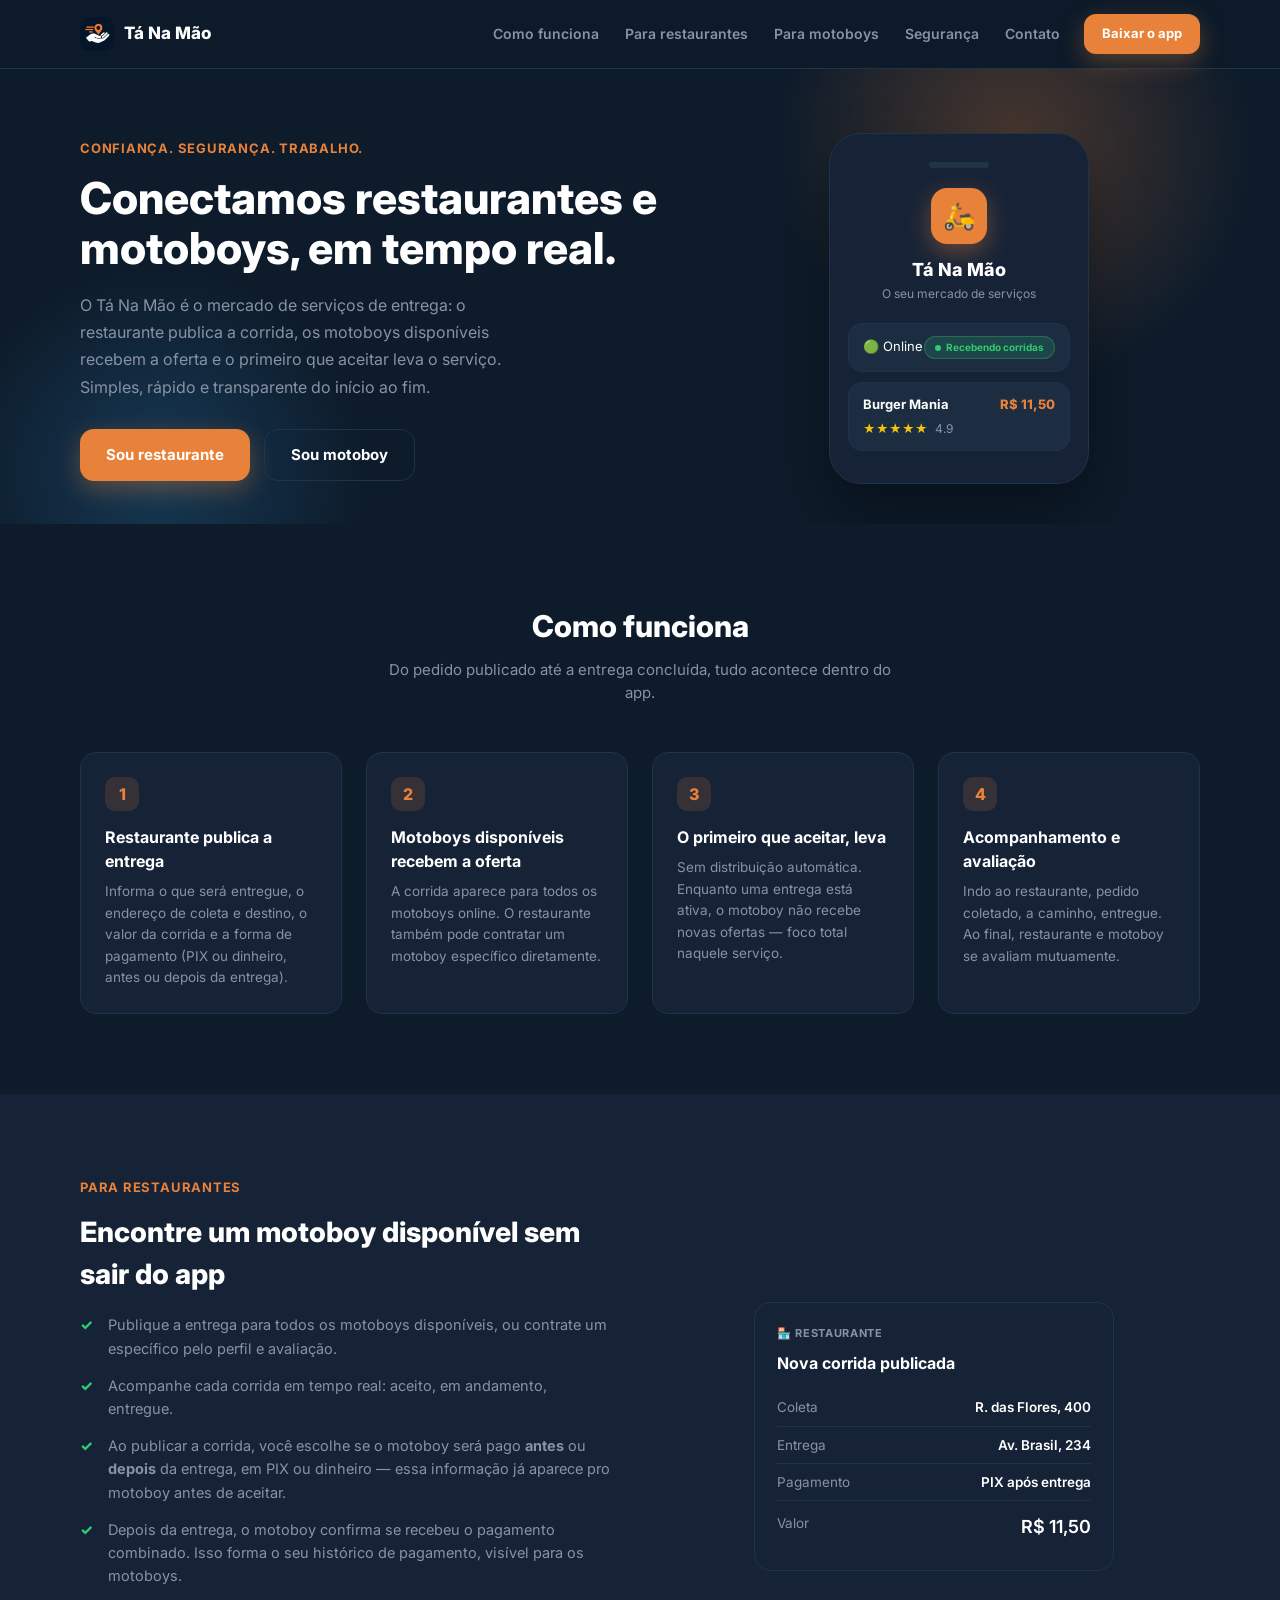
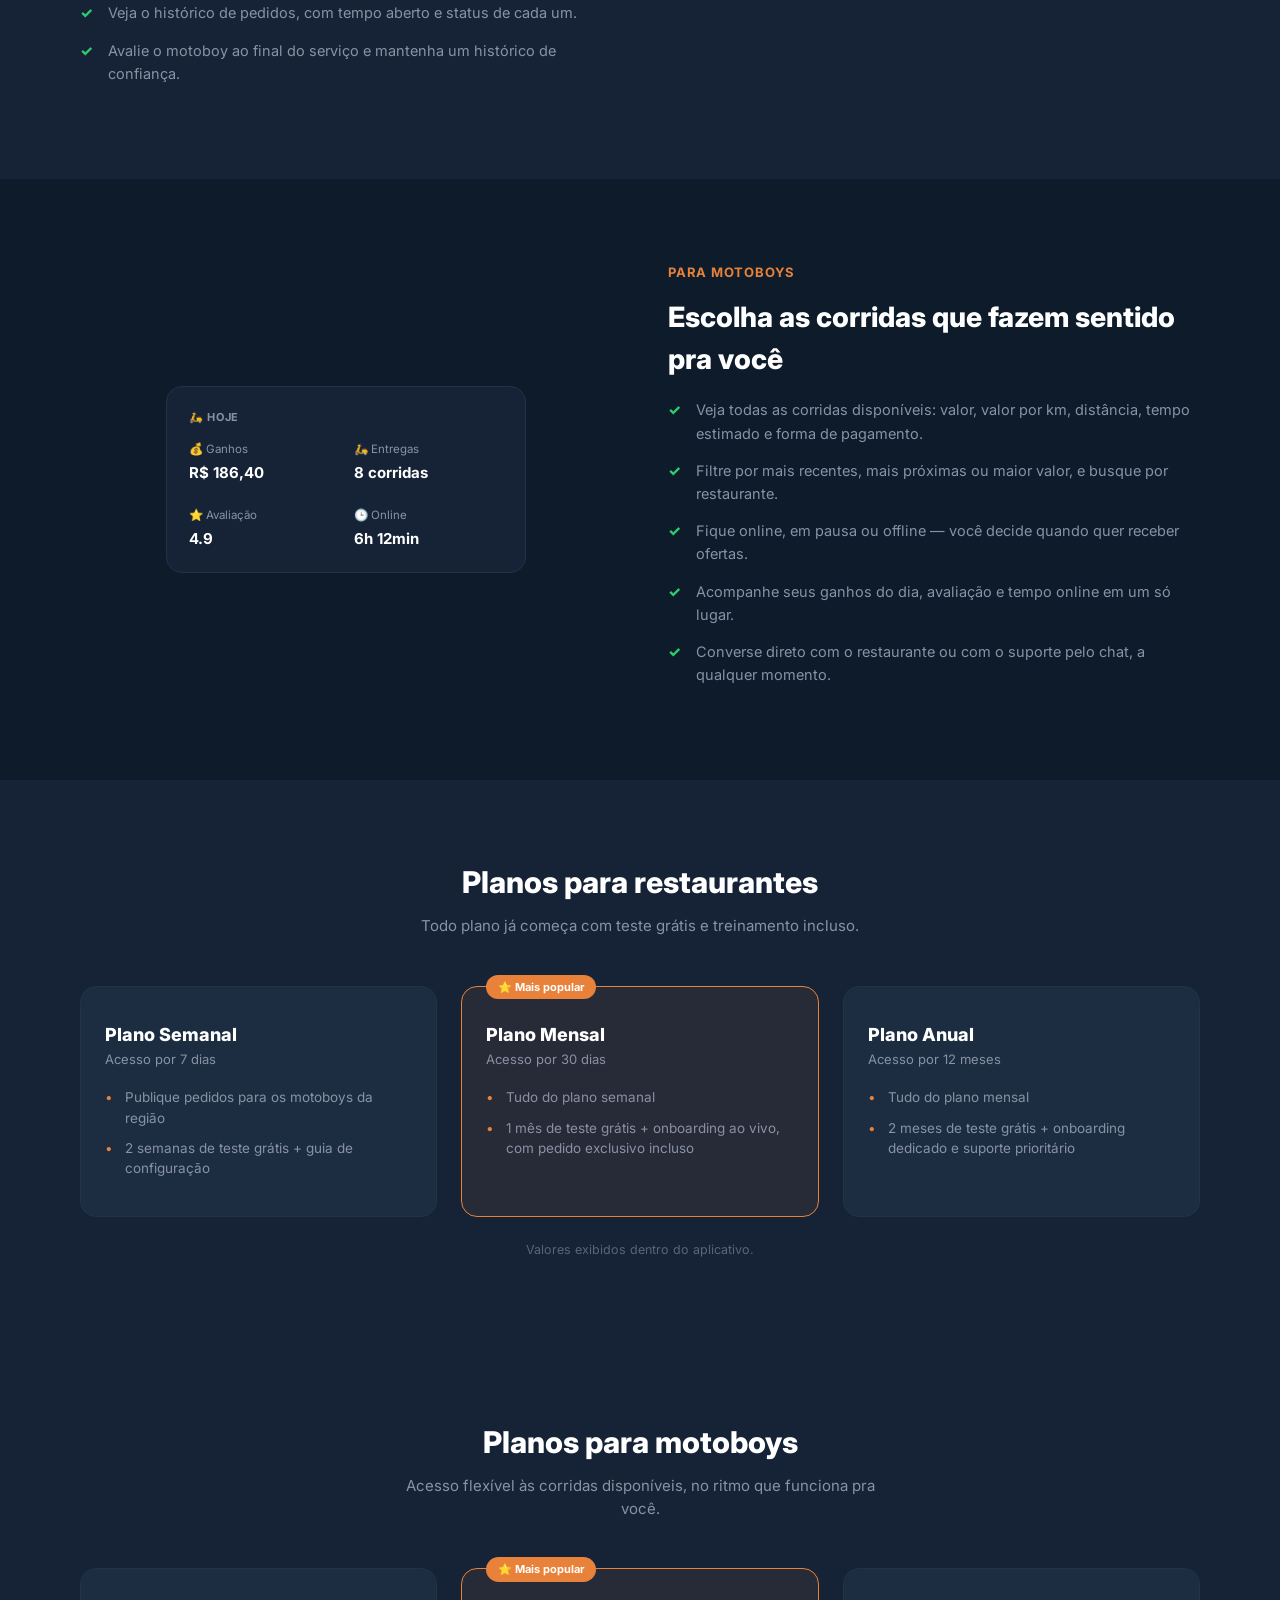
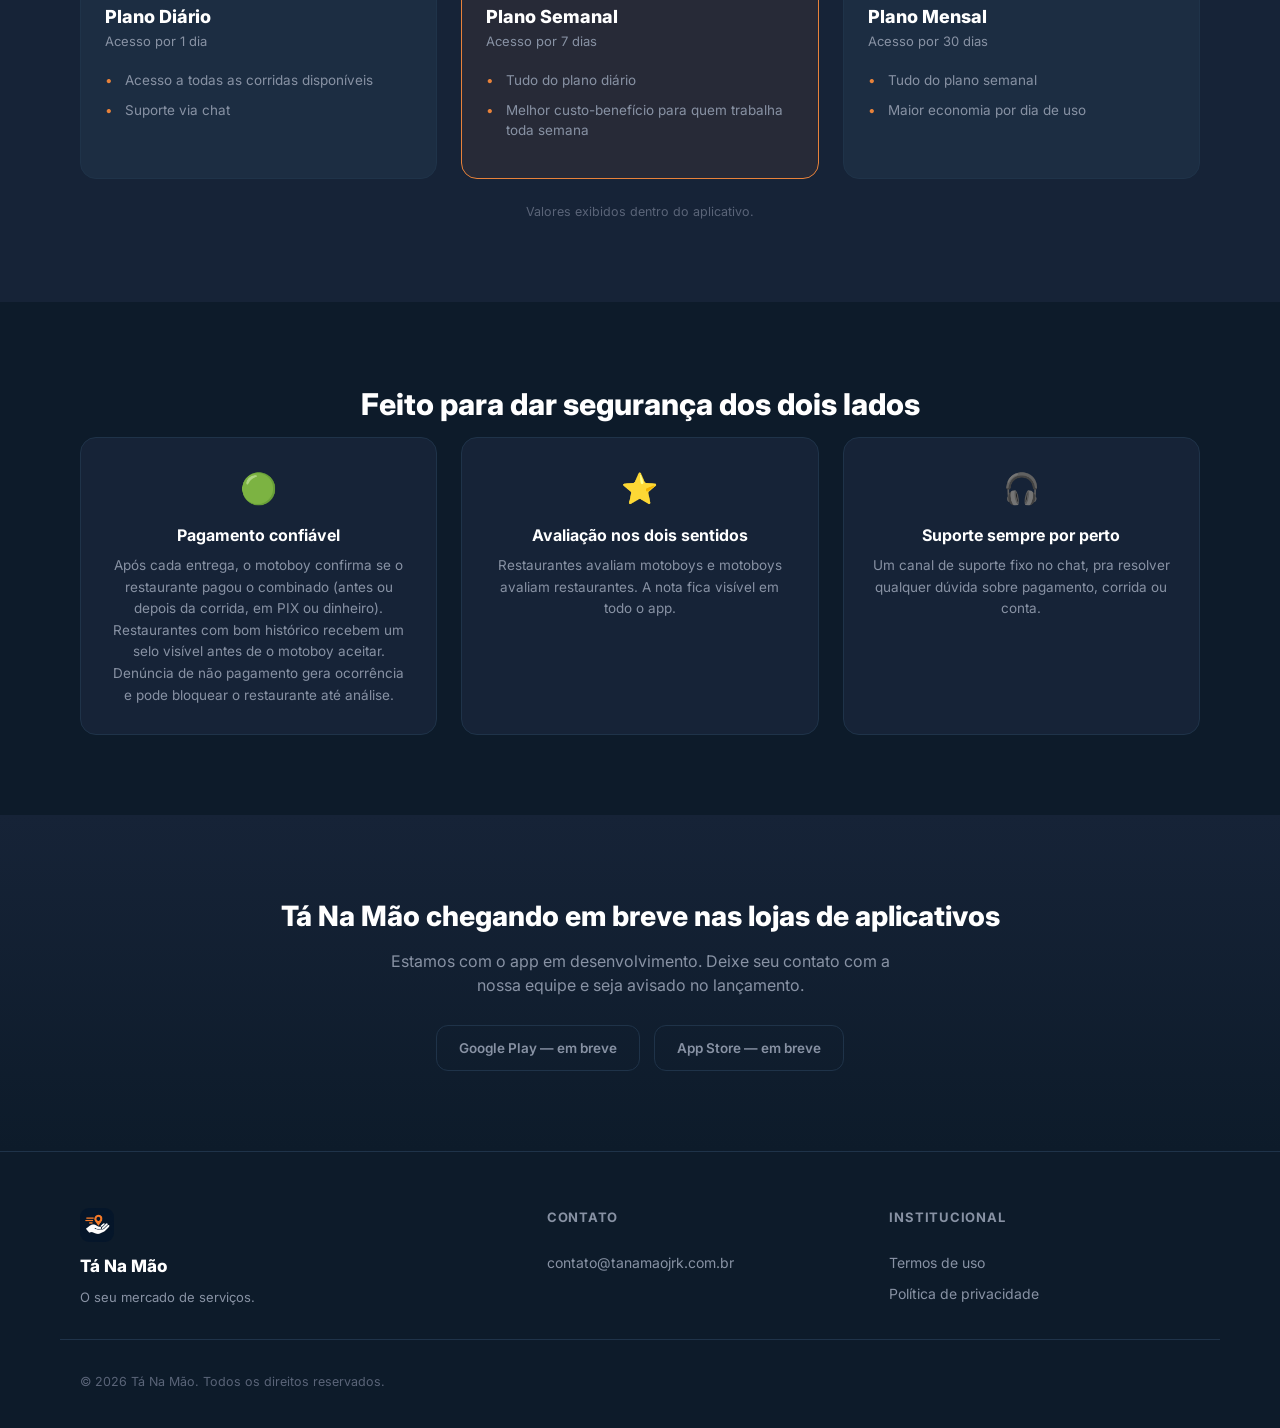
<file: index.html>
<!DOCTYPE html>
<html lang="pt-BR">
<head>
<meta charset="UTF-8">
<meta name="viewport" content="width=device-width, initial-scale=1.0">
<title>Tá Na Mão — O seu mercado de serviços de entrega</title>
<meta name="description" content="Tá Na Mão conecta restaurantes e motoboys em tempo real. Publique entregas, encontre motoboys disponíveis e acompanhe tudo com confiança e segurança.">
<link rel="icon" type="image/png" href="assets/favicon.png">
<link rel="preconnect" href="https://fonts.googleapis.com">
<link rel="preconnect" href="https://fonts.gstatic.com" crossorigin>
<link href="https://fonts.googleapis.com/css2?family=Inter:wght@400;600;700;800&display=swap" rel="stylesheet">
<link rel="stylesheet" href="css/style.css">
</head>
<body>

<header class="header" id="topo">
  <div class="container header__inner">
    <a href="#topo" class="brand">
      <img src="assets/icon.png" alt="Tá Na Mão" class="brand__icon">
      <span class="brand__name">Tá Na Mão</span>
    </a>

    <nav class="nav" id="nav">
      <a href="#como-funciona">Como funciona</a>
      <a href="#restaurantes">Para restaurantes</a>
      <a href="#motoboys">Para motoboys</a>
      <a href="#confianca">Segurança</a>
      <a href="#contato">Contato</a>
    </nav>

    <a href="#baixar" class="btn btn--primary btn--sm">Baixar o app</a>

    <button class="nav-toggle" id="navToggle" aria-label="Abrir menu" aria-expanded="false">
      <span></span><span></span><span></span>
    </button>
  </div>
</header>

<main>

  <!-- HERO -->
  <section class="hero">
    <div class="container hero__inner">
      <div class="hero__text">
        <span class="eyebrow">Confiança. Segurança. Trabalho.</span>
        <h1>Conectamos restaurantes e motoboys, em tempo real.</h1>
        <p class="hero__lead">
          O Tá Na Mão é o mercado de serviços de entrega: o restaurante publica a corrida,
          os motoboys disponíveis recebem a oferta e o primeiro que aceitar leva o serviço.
          Simples, rápido e transparente do início ao fim.
        </p>
        <div class="hero__actions">
          <a href="#restaurantes" class="btn btn--primary">Sou restaurante</a>
          <a href="#motoboys" class="btn btn--outline">Sou motoboy</a>
        </div>
      </div>
      <div class="hero__art" aria-hidden="true">
        <div class="phone-mock">
          <div class="phone-mock__notch"></div>
          <div class="phone-mock__badge">🛵</div>
          <p class="phone-mock__title">Tá Na Mão</p>
          <p class="phone-mock__sub">O seu mercado de serviços</p>
          <div class="phone-mock__card">
            <div class="phone-mock__row">
              <span>🟢 Online</span>
              <span class="pill pill--green">Recebendo corridas</span>
            </div>
          </div>
          <div class="phone-mock__card">
            <div class="phone-mock__row"><strong>Burger Mania</strong><span class="price">R$ 11,50</span></div>
            <div class="phone-mock__stars">★★★★★ <span>4.9</span></div>
          </div>
        </div>
      </div>
    </div>
  </section>

  <!-- COMO FUNCIONA -->
  <section id="como-funciona" class="section">
    <div class="container">
      <h2 class="section__title reveal">Como funciona</h2>
      <p class="section__subtitle reveal">Do pedido publicado até a entrega concluída, tudo acontece dentro do app.</p>

      <div class="steps">
        <div class="step reveal">
          <div class="step__num">1</div>
          <h3>Restaurante publica a entrega</h3>
          <p>Informa o que será entregue, o endereço de coleta e destino, o valor da corrida e a forma de pagamento (PIX ou dinheiro, antes ou depois da entrega).</p>
        </div>
        <div class="step reveal">
          <div class="step__num">2</div>
          <h3>Motoboys disponíveis recebem a oferta</h3>
          <p>A corrida aparece para todos os motoboys online. O restaurante também pode contratar um motoboy específico diretamente.</p>
        </div>
        <div class="step reveal">
          <div class="step__num">3</div>
          <h3>O primeiro que aceitar, leva</h3>
          <p>Sem distribuição automática. Enquanto uma entrega está ativa, o motoboy não recebe novas ofertas — foco total naquele serviço.</p>
        </div>
        <div class="step reveal">
          <div class="step__num">4</div>
          <h3>Acompanhamento e avaliação</h3>
          <p>Indo ao restaurante, pedido coletado, a caminho, entregue. Ao final, restaurante e motoboy se avaliam mutuamente.</p>
        </div>
      </div>
    </div>
  </section>

  <!-- PARA RESTAURANTES -->
  <section id="restaurantes" class="section section--alt">
    <div class="container split">
      <div class="split__text reveal">
        <span class="eyebrow">Para restaurantes</span>
        <h2>Encontre um motoboy disponível sem sair do app</h2>
        <ul class="check-list">
          <li>Publique a entrega para todos os motoboys disponíveis, ou contrate um específico pelo perfil e avaliação.</li>
          <li>Acompanhe cada corrida em tempo real: aceito, em andamento, entregue.</li>
          <li>Ao publicar a corrida, você escolhe se o motoboy será pago <strong>antes</strong> ou <strong>depois</strong> da entrega, em PIX ou dinheiro — essa informação já aparece pro motoboy antes de aceitar.</li>
          <li>Depois da entrega, o motoboy confirma se recebeu o pagamento combinado. Isso forma o seu histórico de pagamento, visível para os motoboys.</li>
          <li>Veja o histórico de pedidos, com tempo aberto e status de cada um.</li>
          <li>Avalie o motoboy ao final do serviço e mantenha um histórico de confiança.</li>
        </ul>
      </div>
      <div class="split__art reveal" aria-hidden="true">
        <div class="feature-card">
          <p class="feature-card__label">🏪 Restaurante</p>
          <p class="feature-card__title">Nova corrida publicada</p>
          <div class="feature-card__row"><span>Coleta</span><span>R. das Flores, 400</span></div>
          <div class="feature-card__row"><span>Entrega</span><span>Av. Brasil, 234</span></div>
          <div class="feature-card__row"><span>Pagamento</span><span>PIX após entrega</span></div>
          <div class="feature-card__row feature-card__row--total"><span>Valor</span><span class="price">R$ 11,50</span></div>
        </div>
      </div>
    </div>
  </section>

  <!-- PARA MOTOBOYS -->
  <section id="motoboys" class="section">
    <div class="container split split--reverse">
      <div class="split__text reveal">
        <span class="eyebrow">Para motoboys</span>
        <h2>Escolha as corridas que fazem sentido pra você</h2>
        <ul class="check-list">
          <li>Veja todas as corridas disponíveis: valor, valor por km, distância, tempo estimado e forma de pagamento.</li>
          <li>Filtre por mais recentes, mais próximas ou maior valor, e busque por restaurante.</li>
          <li>Fique online, em pausa ou offline — você decide quando quer receber ofertas.</li>
          <li>Acompanhe seus ganhos do dia, avaliação e tempo online em um só lugar.</li>
          <li>Converse direto com o restaurante ou com o suporte pelo chat, a qualquer momento.</li>
        </ul>
      </div>
      <div class="split__art reveal" aria-hidden="true">
        <div class="feature-card">
          <p class="feature-card__label">🛵 Hoje</p>
          <div class="feature-card__grid">
            <div><span class="feature-card__muted">💰 Ganhos</span><strong>R$ 186,40</strong></div>
            <div><span class="feature-card__muted">🛵 Entregas</span><strong>8 corridas</strong></div>
            <div><span class="feature-card__muted">⭐ Avaliação</span><strong>4.9</strong></div>
            <div><span class="feature-card__muted">🕒 Online</span><strong>6h 12min</strong></div>
          </div>
        </div>
      </div>
    </div>
  </section>

  <!-- PLANOS RESTAURANTE -->
  <section id="planos-restaurante" class="section section--alt">
    <div class="container">
      <h2 class="section__title reveal">Planos para restaurantes</h2>
      <p class="section__subtitle reveal">Todo plano já começa com teste grátis e treinamento incluso.</p>

      <div class="plans">
        <div class="plan-card reveal">
          <p class="plan-card__name">Plano Semanal</p>
          <p class="plan-card__period">Acesso por 7 dias</p>
          <ul>
            <li>Publique pedidos para os motoboys da região</li>
            <li>2 semanas de teste grátis + guia de configuração</li>
          </ul>
        </div>
        <div class="plan-card plan-card--highlight reveal">
          <span class="plan-card__tag">⭐ Mais popular</span>
          <p class="plan-card__name">Plano Mensal</p>
          <p class="plan-card__period">Acesso por 30 dias</p>
          <ul>
            <li>Tudo do plano semanal</li>
            <li>1 mês de teste grátis + onboarding ao vivo, com pedido exclusivo incluso</li>
          </ul>
        </div>
        <div class="plan-card reveal">
          <p class="plan-card__name">Plano Anual</p>
          <p class="plan-card__period">Acesso por 12 meses</p>
          <ul>
            <li>Tudo do plano mensal</li>
            <li>2 meses de teste grátis + onboarding dedicado e suporte prioritário</li>
          </ul>
        </div>
      </div>
      <p class="plans__note">Valores exibidos dentro do aplicativo.</p>
    </div>
  </section>

  <!-- PLANOS -->
  <section id="planos" class="section section--alt">
    <div class="container">
      <h2 class="section__title reveal">Planos para motoboys</h2>
      <p class="section__subtitle reveal">Acesso flexível às corridas disponíveis, no ritmo que funciona pra você.</p>

      <div class="plans">
        <div class="plan-card reveal">
          <p class="plan-card__name">Plano Diário</p>
          <p class="plan-card__period">Acesso por 1 dia</p>
          <ul>
            <li>Acesso a todas as corridas disponíveis</li>
            <li>Suporte via chat</li>
          </ul>
        </div>
        <div class="plan-card plan-card--highlight reveal">
          <span class="plan-card__tag">⭐ Mais popular</span>
          <p class="plan-card__name">Plano Semanal</p>
          <p class="plan-card__period">Acesso por 7 dias</p>
          <ul>
            <li>Tudo do plano diário</li>
            <li>Melhor custo-benefício para quem trabalha toda semana</li>
          </ul>
        </div>
        <div class="plan-card reveal">
          <p class="plan-card__name">Plano Mensal</p>
          <p class="plan-card__period">Acesso por 30 dias</p>
          <ul>
            <li>Tudo do plano semanal</li>
            <li>Maior economia por dia de uso</li>
          </ul>
        </div>
      </div>
      <p class="plans__note">Valores exibidos dentro do aplicativo.</p>
    </div>
  </section>

  <!-- CONFIANÇA -->
  <section id="confianca" class="section">
    <div class="container">
      <h2 class="section__title reveal">Feito para dar segurança dos dois lados</h2>
      <div class="trust-grid">
        <div class="trust-card reveal">
          <div class="trust-card__icon">🟢</div>
          <h3>Pagamento confiável</h3>
          <p>Após cada entrega, o motoboy confirma se o restaurante pagou o combinado (antes ou depois da corrida, em PIX ou dinheiro). Restaurantes com bom histórico recebem um selo visível antes de o motoboy aceitar. Denúncia de não pagamento gera ocorrência e pode bloquear o restaurante até análise.</p>
        </div>
        <div class="trust-card reveal">
          <div class="trust-card__icon">⭐</div>
          <h3>Avaliação nos dois sentidos</h3>
          <p>Restaurantes avaliam motoboys e motoboys avaliam restaurantes. A nota fica visível em todo o app.</p>
        </div>
        <div class="trust-card reveal">
          <div class="trust-card__icon">🎧</div>
          <h3>Suporte sempre por perto</h3>
          <p>Um canal de suporte fixo no chat, pra resolver qualquer dúvida sobre pagamento, corrida ou conta.</p>
        </div>
      </div>
    </div>
  </section>

  <!-- CTA / BAIXAR -->
  <section id="baixar" class="section section--cta">
    <div class="container cta reveal">
      <h2>Tá Na Mão chegando em breve nas lojas de aplicativos</h2>
      <p>Estamos com o app em desenvolvimento. Deixe seu contato com a nossa equipe e seja avisado no lançamento.</p>
      <div class="store-badges">
        <span class="store-badge">Google Play — em breve</span>
        <span class="store-badge">App Store — em breve</span>
      </div>
    </div>
  </section>

</main>

<footer class="footer" id="contato">
  <div class="container footer__inner">
    <div class="footer__brand">
      <img src="assets/icon.png" alt="Tá Na Mão" class="brand__icon">
      <span class="brand__name">Tá Na Mão</span>
      <p>O seu mercado de serviços.</p>
    </div>

    <div class="footer__col">
      <p class="footer__heading">Contato</p>
      <a href="mailto:contato@tanamaojrk.com.br">contato@tanamaojrk.com.br</a>
    </div>

    <div class="footer__col">
      <p class="footer__heading">Institucional</p>
      <a href="termos.html">Termos de uso</a>
      <a href="privacidade.html">Política de privacidade</a>
    </div>
  </div>
  <div class="container footer__bottom">
    <p>&copy; <span id="ano"></span> Tá Na Mão. Todos os direitos reservados.</p>
  </div>
</footer>

<script src="js/script.js"></script>
</body>
</html>
</file>
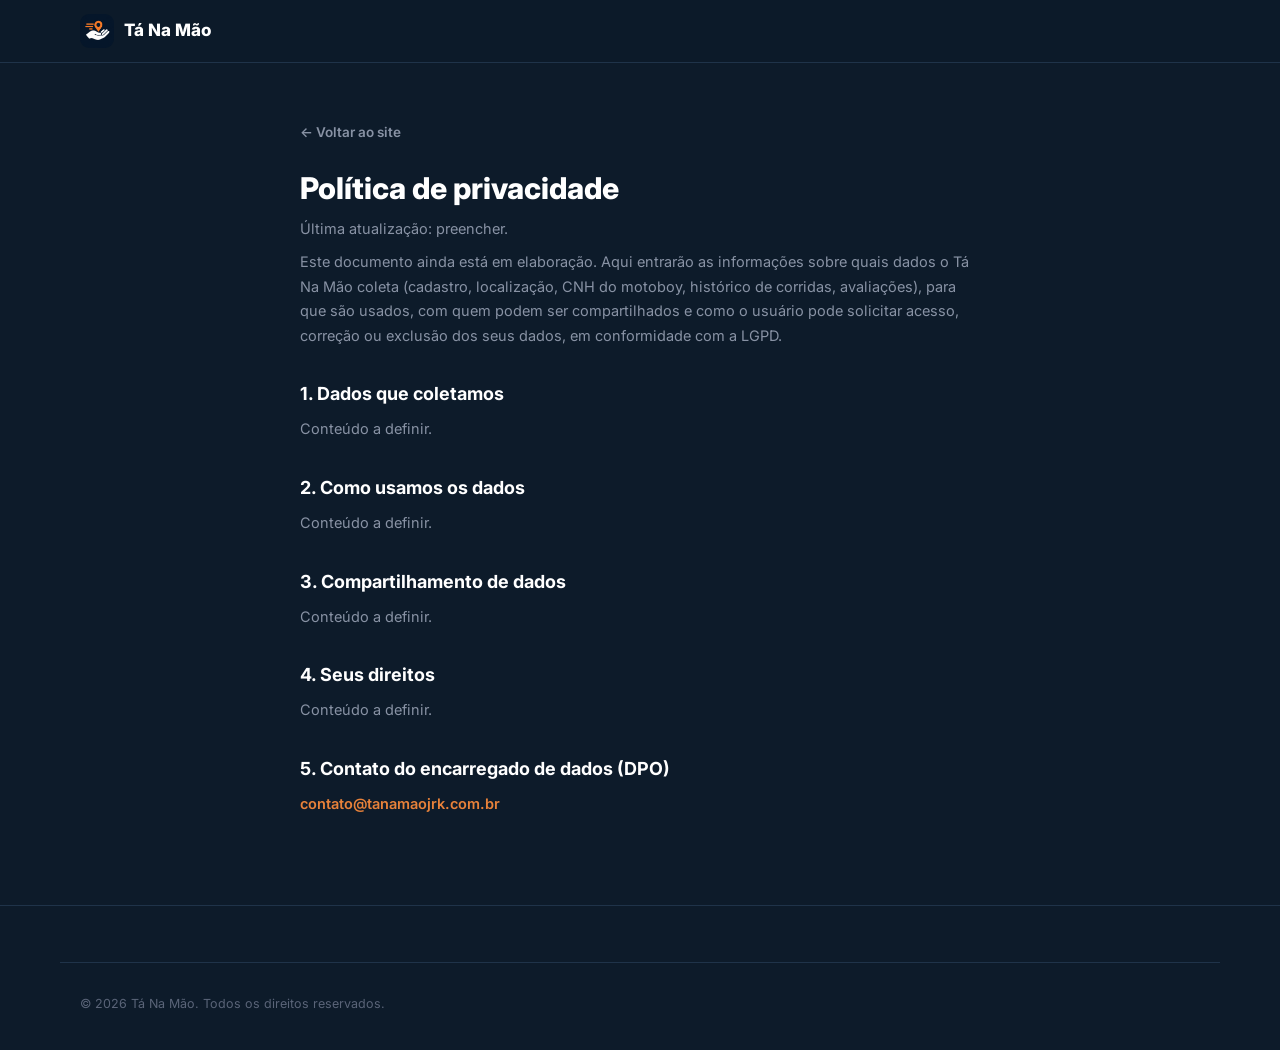
<file: privacidade.html>
<!DOCTYPE html>
<html lang="pt-BR">
<head>
<meta charset="UTF-8">
<meta name="viewport" content="width=device-width, initial-scale=1.0">
<title>Política de privacidade — Tá Na Mão</title>
<link rel="icon" type="image/png" href="assets/favicon.png">
<link rel="preconnect" href="https://fonts.googleapis.com">
<link rel="preconnect" href="https://fonts.gstatic.com" crossorigin>
<link href="https://fonts.googleapis.com/css2?family=Inter:wght@400;600;700;800&display=swap" rel="stylesheet">
<link rel="stylesheet" href="css/style.css">
<link rel="stylesheet" href="css/legal.css">
</head>
<body>

<header class="header">
  <div class="container header__inner">
    <a href="index.html" class="brand">
      <img src="assets/icon.png" alt="Tá Na Mão" class="brand__icon">
      <span class="brand__name">Tá Na Mão</span>
    </a>
  </div>
</header>

<main class="legal">
  <div class="container legal__content">
    <a href="index.html" class="legal__back">← Voltar ao site</a>
    <h1>Política de privacidade</h1>
    <p class="legal__updated">Última atualização: preencher.</p>

    <!-- TODO: substituir por texto jurídico definitivo, alinhado à LGPD, antes de publicar o app nas lojas. -->
    <p>Este documento ainda está em elaboração. Aqui entrarão as informações sobre quais dados o
    Tá Na Mão coleta (cadastro, localização, CNH do motoboy, histórico de corridas, avaliações),
    para que são usados, com quem podem ser compartilhados e como o usuário pode solicitar
    acesso, correção ou exclusão dos seus dados, em conformidade com a LGPD.</p>

    <h2>1. Dados que coletamos</h2>
    <p>Conteúdo a definir.</p>

    <h2>2. Como usamos os dados</h2>
    <p>Conteúdo a definir.</p>

    <h2>3. Compartilhamento de dados</h2>
    <p>Conteúdo a definir.</p>

    <h2>4. Seus direitos</h2>
    <p>Conteúdo a definir.</p>

    <h2>5. Contato do encarregado de dados (DPO)</h2>
    <p><a href="mailto:contato@tanamaojrk.com.br">contato@tanamaojrk.com.br</a></p>
  </div>
</main>

<footer class="footer">
  <div class="container footer__bottom">
    <p>&copy; <span id="ano"></span> Tá Na Mão. Todos os direitos reservados.</p>
  </div>
</footer>

<script src="js/script.js"></script>
</body>
</html>
</file>
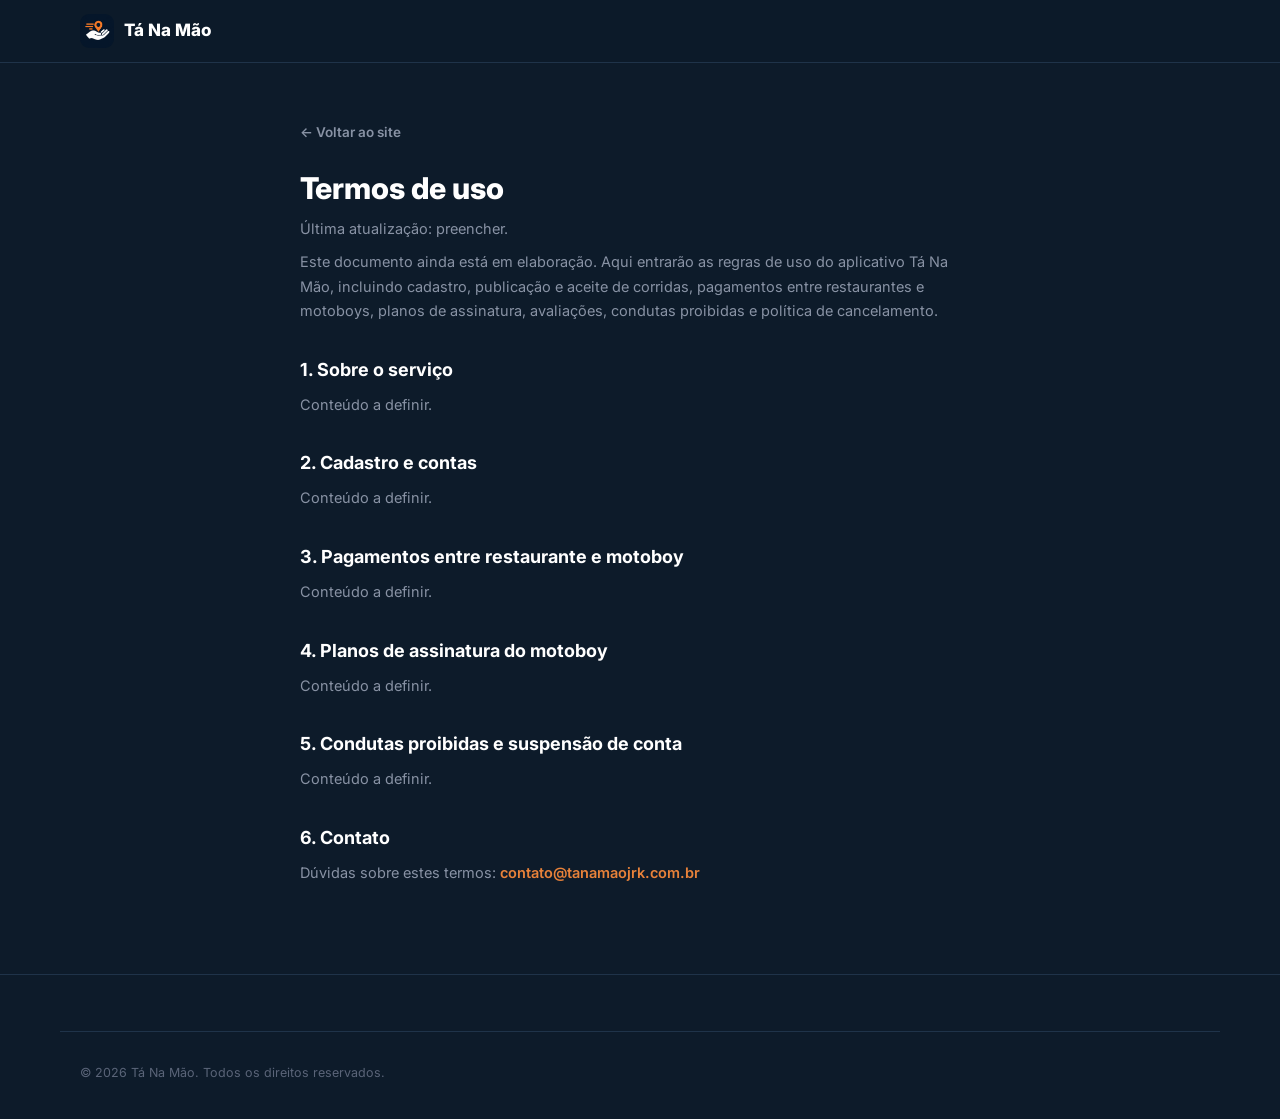
<file: termos.html>
<!DOCTYPE html>
<html lang="pt-BR">
<head>
<meta charset="UTF-8">
<meta name="viewport" content="width=device-width, initial-scale=1.0">
<title>Termos de uso — Tá Na Mão</title>
<link rel="icon" type="image/png" href="assets/favicon.png">
<link rel="preconnect" href="https://fonts.googleapis.com">
<link rel="preconnect" href="https://fonts.gstatic.com" crossorigin>
<link href="https://fonts.googleapis.com/css2?family=Inter:wght@400;600;700;800&display=swap" rel="stylesheet">
<link rel="stylesheet" href="css/style.css">
<link rel="stylesheet" href="css/legal.css">
</head>
<body>

<header class="header">
  <div class="container header__inner">
    <a href="index.html" class="brand">
      <img src="assets/icon.png" alt="Tá Na Mão" class="brand__icon">
      <span class="brand__name">Tá Na Mão</span>
    </a>
  </div>
</header>

<main class="legal">
  <div class="container legal__content">
    <a href="index.html" class="legal__back">← Voltar ao site</a>
    <h1>Termos de uso</h1>
    <p class="legal__updated">Última atualização: preencher.</p>

    <!-- TODO: substituir por texto jurídico definitivo, revisado por um advogado/consultoria jurídica. -->
    <p>Este documento ainda está em elaboração. Aqui entrarão as regras de uso do aplicativo Tá Na Mão,
    incluindo cadastro, publicação e aceite de corridas, pagamentos entre restaurantes e motoboys,
    planos de assinatura, avaliações, condutas proibidas e política de cancelamento.</p>

    <h2>1. Sobre o serviço</h2>
    <p>Conteúdo a definir.</p>

    <h2>2. Cadastro e contas</h2>
    <p>Conteúdo a definir.</p>

    <h2>3. Pagamentos entre restaurante e motoboy</h2>
    <p>Conteúdo a definir.</p>

    <h2>4. Planos de assinatura do motoboy</h2>
    <p>Conteúdo a definir.</p>

    <h2>5. Condutas proibidas e suspensão de conta</h2>
    <p>Conteúdo a definir.</p>

    <h2>6. Contato</h2>
    <p>Dúvidas sobre estes termos: <a href="mailto:contato@tanamaojrk.com.br">contato@tanamaojrk.com.br</a></p>
  </div>
</main>

<footer class="footer">
  <div class="container footer__bottom">
    <p>&copy; <span id="ano"></span> Tá Na Mão. Todos os direitos reservados.</p>
  </div>
</footer>

<script src="js/script.js"></script>
</body>
</html>
</file>
<file: css/style.css>
/* =========================================================
   Tá Na Mão — paleta oficial (idêntica ao app, não alterar)
   ========================================================= */
:root {
  --bg: #0D1B2A;
  --card: #162337;
  --card2: #1C2D42;
  --orange: #E8823A;
  --white: #FFFFFF;
  --gray: #8892A4;
  --gray-lt: #5A6478;
  --green: #2ECC71;
  --red: #E74C3C;
  --yellow: #F1C40F;
  --blue: #3498DB;
  --border: #1F3349;

  --radius: 16px;
  --radius-sm: 10px;
  --container: 1160px;
}

* { box-sizing: border-box; }

html { scroll-behavior: smooth; }

body {
  margin: 0;
  background: var(--bg);
  color: var(--white);
  font-family: "Inter", system-ui, -apple-system, Segoe UI, Roboto, sans-serif;
  line-height: 1.5;
  -webkit-font-smoothing: antialiased;
  overflow-x: hidden;
}

a { color: inherit; text-decoration: none; }

ul { margin: 0; padding: 0; list-style: none; }

img { max-width: 100%; display: block; }

.container {
  max-width: var(--container);
  margin: 0 auto;
  padding: 0 20px;
}

/* ---------- Buttons ---------- */
.btn {
  display: inline-flex;
  align-items: center;
  justify-content: center;
  padding: 14px 26px;
  border-radius: 14px;
  font-weight: 700;
  font-size: 15px;
  border: none;
  cursor: pointer;
  white-space: nowrap;
}
.btn--sm { padding: 10px 18px; font-size: 13px; border-radius: 12px; }
.btn--primary {
  background: var(--orange);
  color: var(--white);
  box-shadow: 0 8px 24px rgba(232, 130, 58, 0.35);
}
.btn--outline {
  background: transparent;
  color: var(--white);
  border: 1.5px solid var(--border);
}

/* ---------- Header ---------- */
.header {
  position: sticky;
  top: 0;
  z-index: 100;
  background: rgba(13, 27, 42, 0.9);
  backdrop-filter: blur(8px);
  border-bottom: 1px solid var(--border);
}
.header__inner {
  display: flex;
  align-items: center;
  gap: 24px;
  padding: 14px 20px;
}
.brand { display: flex; align-items: center; gap: 10px; margin-right: auto; }
.brand__icon { width: 34px; height: 34px; border-radius: 9px; }
.brand__name { font-weight: 800; font-size: 17px; }

.nav { display: flex; align-items: center; gap: 26px; }
.nav a { color: var(--gray); font-size: 14px; font-weight: 600; }
.nav a:hover { color: var(--white); }

.nav-toggle {
  display: none;
  flex-direction: column;
  gap: 5px;
  background: none;
  border: none;
  cursor: pointer;
  padding: 6px;
}
.nav-toggle span { width: 22px; height: 2px; background: var(--white); }

/* ---------- Hero ---------- */
.hero { padding: 64px 0 40px; }
.hero__inner {
  display: grid;
  grid-template-columns: 1.1fr 0.9fr;
  gap: 48px;
  align-items: center;
}
.eyebrow {
  display: inline-block;
  color: var(--orange);
  font-weight: 700;
  font-size: 13px;
  letter-spacing: 0.06em;
  text-transform: uppercase;
  margin-bottom: 14px;
}
.hero h1 {
  font-size: 44px;
  line-height: 1.15;
  font-weight: 800;
  margin: 0 0 18px;
}
.hero__lead {
  color: var(--gray);
  font-size: 16px;
  line-height: 1.7;
  margin: 0 0 28px;
  max-width: 46ch;
}
.hero__actions { display: flex; gap: 14px; flex-wrap: wrap; }

/* Phone mock illustration */
.hero__art { display: flex; justify-content: center; }
.phone-mock {
  width: 260px;
  background: var(--card);
  border: 1px solid var(--border);
  border-radius: 32px;
  padding: 28px 18px 22px;
  box-shadow: 0 30px 60px rgba(0,0,0,0.35);
}
.phone-mock__notch {
  width: 60px; height: 6px; border-radius: 4px;
  background: var(--border);
  margin: 0 auto 20px;
}
.phone-mock__badge {
  width: 56px; height: 56px; border-radius: 16px;
  background: var(--orange);
  display: flex; align-items: center; justify-content: center;
  font-size: 26px; margin: 0 auto 12px;
  box-shadow: 0 8px 24px rgba(232,130,58,0.4);
}
.phone-mock__title { text-align: center; font-weight: 800; font-size: 18px; margin: 0; }
.phone-mock__sub { text-align: center; color: var(--gray); font-size: 12px; margin: 2px 0 20px; }
.phone-mock__card {
  background: var(--card2);
  border: 1px solid var(--border);
  border-radius: 14px;
  padding: 12px 14px;
  margin-bottom: 10px;
}
.phone-mock__row { display: flex; justify-content: space-between; align-items: center; font-size: 13px; }
.phone-mock__stars { color: var(--yellow); font-size: 12px; margin-top: 6px; }
.phone-mock__stars span { color: var(--gray); margin-left: 4px; }
.price { color: var(--orange); font-weight: 800; }

.pill {
  font-size: 10px; font-weight: 700; padding: 3px 10px; border-radius: 100px;
}
.pill--green { background: rgba(46,204,113,0.15); color: var(--green); border: 1px solid rgba(46,204,113,0.3); }

/* ---------- Sections ---------- */
.section { padding: 80px 0; }
.section--alt { background: var(--card); }
.section__title { font-size: 30px; font-weight: 800; margin: 0 0 10px; text-align: center; }
.section__subtitle {
  color: var(--gray); text-align: center; max-width: 56ch; margin: 0 auto 48px; font-size: 15px;
}

/* Steps */
.steps {
  display: grid;
  grid-template-columns: repeat(4, 1fr);
  gap: 24px;
}
.step {
  background: var(--card);
  border: 1px solid var(--border);
  border-radius: var(--radius);
  padding: 24px;
}
.step__num {
  width: 34px; height: 34px; border-radius: 10px;
  background: rgba(232,130,58,0.15);
  color: var(--orange);
  display: flex; align-items: center; justify-content: center;
  font-weight: 800; margin-bottom: 14px;
}
.step h3 { font-size: 16px; margin: 0 0 8px; }
.step p { color: var(--gray); font-size: 13.5px; line-height: 1.6; margin: 0; }

/* Split sections */
.split {
  display: grid;
  grid-template-columns: 1fr 1fr;
  gap: 56px;
  align-items: center;
}
.split--reverse .split__text { order: 2; }
.split--reverse .split__art { order: 1; }
.split__text h2 { font-size: 28px; font-weight: 800; margin: 0 0 18px; }

.check-list li {
  position: relative;
  padding-left: 28px;
  margin-bottom: 14px;
  color: var(--gray);
  font-size: 14.5px;
  line-height: 1.6;
}
.check-list li::before {
  content: "✓";
  position: absolute;
  left: 0; top: 0;
  color: var(--green);
  font-weight: 800;
}

.feature-card {
  background: var(--card);
  border: 1px solid var(--border);
  border-radius: var(--radius);
  padding: 22px;
  max-width: 360px;
  margin: 0 auto;
}
.feature-card__label { color: var(--gray); font-size: 11px; font-weight: 700; letter-spacing: 0.06em; text-transform: uppercase; margin: 0 0 10px; }
.feature-card__title { font-weight: 700; font-size: 16px; margin: 0 0 14px; }
.feature-card__row {
  display: flex; justify-content: space-between;
  padding: 8px 0;
  border-bottom: 1px solid var(--border);
  font-size: 13.5px;
  color: var(--gray);
}
.feature-card__row span:last-child { color: var(--white); font-weight: 600; }
.feature-card__row--total { border-bottom: none; padding-top: 12px; }
.feature-card__row--total span:last-child { font-size: 18px; }
.feature-card__grid {
  display: grid; grid-template-columns: 1fr 1fr; gap: 16px;
}
.feature-card__grid strong { display: block; font-size: 15px; margin-top: 3px; }
.feature-card__muted { color: var(--gray); font-size: 11.5px; }

/* Plans */
.plans { display: grid; grid-template-columns: repeat(3, 1fr); gap: 24px; }
.plan-card {
  background: var(--card2);
  border: 1px solid var(--border);
  border-radius: var(--radius);
  padding: 28px 24px;
  position: relative;
}
.plan-card--highlight {
  border-color: var(--orange);
  background: rgba(232,130,58,0.08);
}
.plan-card__tag {
  position: absolute; top: -12px; left: 24px;
  background: var(--orange); color: var(--white);
  font-size: 11px; font-weight: 700;
  padding: 4px 12px; border-radius: 100px;
}
.plan-card__name { font-size: 18px; font-weight: 800; margin: 6px 0 2px; }
.plan-card__period { color: var(--gray); font-size: 13px; margin: 0 0 18px; }
.plan-card li {
  position: relative; padding-left: 20px; margin-bottom: 10px;
  color: var(--gray); font-size: 13.5px; line-height: 1.5;
}
.plan-card li::before { content: "•"; position: absolute; left: 0; color: var(--orange); }
.plans__note { text-align: center; color: var(--gray-lt); font-size: 12.5px; margin: 24px 0 0; }

/* Trust grid */
.trust-grid { display: grid; grid-template-columns: repeat(3, 1fr); gap: 24px; }
.trust-card {
  background: var(--card);
  border: 1px solid var(--border);
  border-radius: var(--radius);
  padding: 28px;
  text-align: center;
}
.trust-card__icon { font-size: 30px; margin-bottom: 12px; }
.trust-card h3 { font-size: 16px; margin: 0 0 8px; }
.trust-card p { color: var(--gray); font-size: 13.5px; line-height: 1.6; margin: 0; }

/* CTA */
.section--cta { background: linear-gradient(180deg, var(--card) 0%, var(--bg) 100%); }
.cta { text-align: center; }
.cta h2 { font-size: 28px; font-weight: 800; margin: 0 0 12px; }
.cta p { color: var(--gray); max-width: 50ch; margin: 0 auto 28px; }
.store-badges { display: flex; justify-content: center; gap: 14px; flex-wrap: wrap; }
.store-badge {
  border: 1.5px solid var(--border);
  color: var(--gray);
  padding: 12px 22px;
  border-radius: 12px;
  font-size: 13.5px;
  font-weight: 600;
}

/* Footer */
.footer { border-top: 1px solid var(--border); padding: 56px 0 24px; }
.footer__inner {
  display: grid;
  grid-template-columns: 1.4fr 1fr 1fr;
  gap: 32px;
  padding-bottom: 32px;
}
.footer__brand { display: flex; flex-direction: column; gap: 8px; }
.footer__brand .brand__icon { margin-bottom: 4px; }
.footer__brand p { color: var(--gray); font-size: 13px; margin: 0; }
.footer__heading { font-weight: 700; font-size: 13px; color: var(--gray); text-transform: uppercase; letter-spacing: 0.06em; margin: 0 0 14px; }
.footer__col { display: flex; flex-direction: column; gap: 10px; font-size: 14px; }
.footer__col a { color: var(--gray); }
.footer__col a:hover { color: var(--white); }
.footer__bottom {
  border-top: 1px solid var(--border);
  padding-top: 20px;
  color: var(--gray-lt);
  font-size: 12.5px;
}

/* ---------- Responsive ---------- */
@media (max-width: 900px) {
  .hero__inner { grid-template-columns: 1fr; }
  .hero__art { order: -1; }
  .steps { grid-template-columns: repeat(2, 1fr); }
  .split, .split--reverse .split__text, .split--reverse .split__art { grid-template-columns: 1fr; order: initial; }
  .split { grid-template-columns: 1fr; }
  .plans { grid-template-columns: 1fr; }
  .trust-grid { grid-template-columns: 1fr; }
  .footer__inner { grid-template-columns: 1fr; }
}

@media (max-width: 720px) {
  .nav { display: none; }
  .nav-toggle { display: flex; }
  .header .btn--sm { display: none; }
  .hero h1 { font-size: 32px; }
  .steps { grid-template-columns: 1fr; }

  .nav--open {
    display: flex;
    flex-direction: column;
    align-items: flex-start;
    position: absolute;
    top: 100%;
    left: 0; right: 0;
    background: var(--card);
    border-bottom: 1px solid var(--border);
    padding: 14px 20px;
    gap: 10px;
  }
}

/* =========================================================
   Motion — scroll reveal, hover, hero vivo
   ========================================================= */

/* Entra ao rolar até o elemento */
.reveal {
  opacity: 0;
  transform: translateY(28px);
  transition: opacity 0.7s ease, transform 0.7s ease;
}
.reveal.is-visible { opacity: 1; transform: translateY(0); }

.steps .step.reveal:nth-child(1) { transition-delay: 0s; }
.steps .step.reveal:nth-child(2) { transition-delay: 0.1s; }
.steps .step.reveal:nth-child(3) { transition-delay: 0.2s; }
.steps .step.reveal:nth-child(4) { transition-delay: 0.3s; }

.plans .plan-card.reveal:nth-child(1) { transition-delay: 0s; }
.plans .plan-card.reveal:nth-child(2) { transition-delay: 0.12s; }
.plans .plan-card.reveal:nth-child(3) { transition-delay: 0.24s; }

.trust-grid .trust-card.reveal:nth-child(1) { transition-delay: 0s; }
.trust-grid .trust-card.reveal:nth-child(2) { transition-delay: 0.12s; }
.trust-grid .trust-card.reveal:nth-child(3) { transition-delay: 0.24s; }

.split__art.reveal { transition-delay: 0.15s; }

/* Entrada do hero ao carregar a página */
.hero__text, .hero__art {
  opacity: 0;
  transform: translateY(24px);
  animation: heroIn 0.8s ease forwards;
}
.hero__text { animation-delay: 0.1s; }
.hero__art { animation-delay: 0.3s; }
@keyframes heroIn { to { opacity: 1; transform: translateY(0); } }

/* Mockup do celular flutuando */
.phone-mock { animation: float 6s ease-in-out infinite; }
@keyframes float {
  0%, 100% { transform: translateY(0); }
  50% { transform: translateY(-12px); }
}

/* Manchas de luz suaves atrás do hero — gradiente já nasce transparente
   nas bordas, então não faz corte brusco nenhum contra a seção seguinte */
.hero { position: relative; overflow: hidden; }
.hero__inner { position: relative; z-index: 1; }
.hero::before, .hero::after {
  content: "";
  position: absolute;
  border-radius: 50%;
  z-index: 0;
  pointer-events: none;
  animation: blobMove 14s ease-in-out infinite;
}
.hero::before {
  width: 480px; height: 480px;
  background: radial-gradient(circle, rgba(232,130,58,0.28) 0%, rgba(232,130,58,0) 70%);
  top: -160px; right: 2%;
}
.hero::after {
  width: 420px; height: 420px;
  background: radial-gradient(circle, rgba(52,152,219,0.24) 0%, rgba(52,152,219,0) 70%);
  bottom: -160px; left: -4%;
  animation-delay: -7s;
}
@keyframes blobMove {
  0%, 100% { transform: translate(0, 0) scale(1); }
  50% { transform: translate(30px, -20px) scale(1.1); }
}

/* Pulso "ao vivo" no selo verde */
.pill--green { position: relative; }
.pill--green::before {
  content: "";
  display: inline-block;
  width: 6px; height: 6px;
  border-radius: 50%;
  background: var(--green);
  margin-right: 5px;
  animation: pulseDot 1.6s ease-in-out infinite;
}
@keyframes pulseDot {
  0%, 100% { box-shadow: 0 0 0 0 rgba(46,204,113,0.5); }
  50% { box-shadow: 0 0 0 5px rgba(46,204,113,0); }
}

/* Cards reagem ao passar o mouse */
.step, .trust-card, .plan-card, .feature-card {
  transition: transform 0.25s ease, box-shadow 0.25s ease, border-color 0.25s ease;
}
.step:hover, .trust-card:hover, .feature-card:hover, .plan-card:hover {
  transform: translateY(-6px);
  box-shadow: 0 16px 32px rgba(0,0,0,0.25);
}
.step:hover, .trust-card:hover, .feature-card:hover {
  border-color: rgba(232,130,58,0.4);
}

/* Botões com leve resposta ao toque/mouse */
.btn { transition: transform 0.2s ease, box-shadow 0.2s ease, filter 0.2s ease, color 0.2s ease, border-color 0.2s ease; }
.btn:hover { transform: translateY(-2px); }
.btn--primary:hover { box-shadow: 0 14px 32px rgba(232,130,58,0.5); filter: brightness(1.06); }
.btn--outline:hover { border-color: var(--orange); color: var(--orange); }

/* Sublinhado animado no menu */
.nav a { position: relative; transition: color 0.2s ease; }
.nav a::after {
  content: "";
  position: absolute; left: 0; bottom: -4px;
  width: 0; height: 2px;
  background: var(--orange);
  transition: width 0.25s ease;
}
.nav a:hover::after { width: 100%; }

/* Header reage ao scroll */
.header { transition: box-shadow 0.25s ease; }
.header__inner { transition: padding-top 0.25s ease, padding-bottom 0.25s ease; }
.header--scrolled { box-shadow: 0 8px 24px rgba(0,0,0,0.3); }
.header--scrolled .header__inner { padding-top: 10px; padding-bottom: 10px; }

/* Quem prefere menos movimento, recebe menos movimento */
@media (prefers-reduced-motion: reduce) {
  .reveal, .hero__text, .hero__art, .phone-mock, .hero::before, .hero::after, .pill--green::before {
    animation: none !important;
    transition: none !important;
    opacity: 1 !important;
    transform: none !important;
  }
}
</file>
<file: css/legal.css>
.legal { padding: 56px 0 80px; }
.legal__content { max-width: 720px; }
.legal__back { color: var(--gray); font-size: 13.5px; font-weight: 600; display: inline-block; margin-bottom: 24px; }
.legal__back:hover { color: var(--white); }
.legal h1 { font-size: 30px; font-weight: 800; margin: 0 0 6px; }
.legal__updated { color: var(--gray-lt); font-size: 13px; margin: 0 0 32px; }
.legal h2 { font-size: 18px; font-weight: 700; margin: 32px 0 10px; }
.legal p { color: var(--gray); font-size: 14.5px; line-height: 1.7; margin: 0 0 8px; }
.legal p a { color: var(--orange); font-weight: 600; }
</file>
